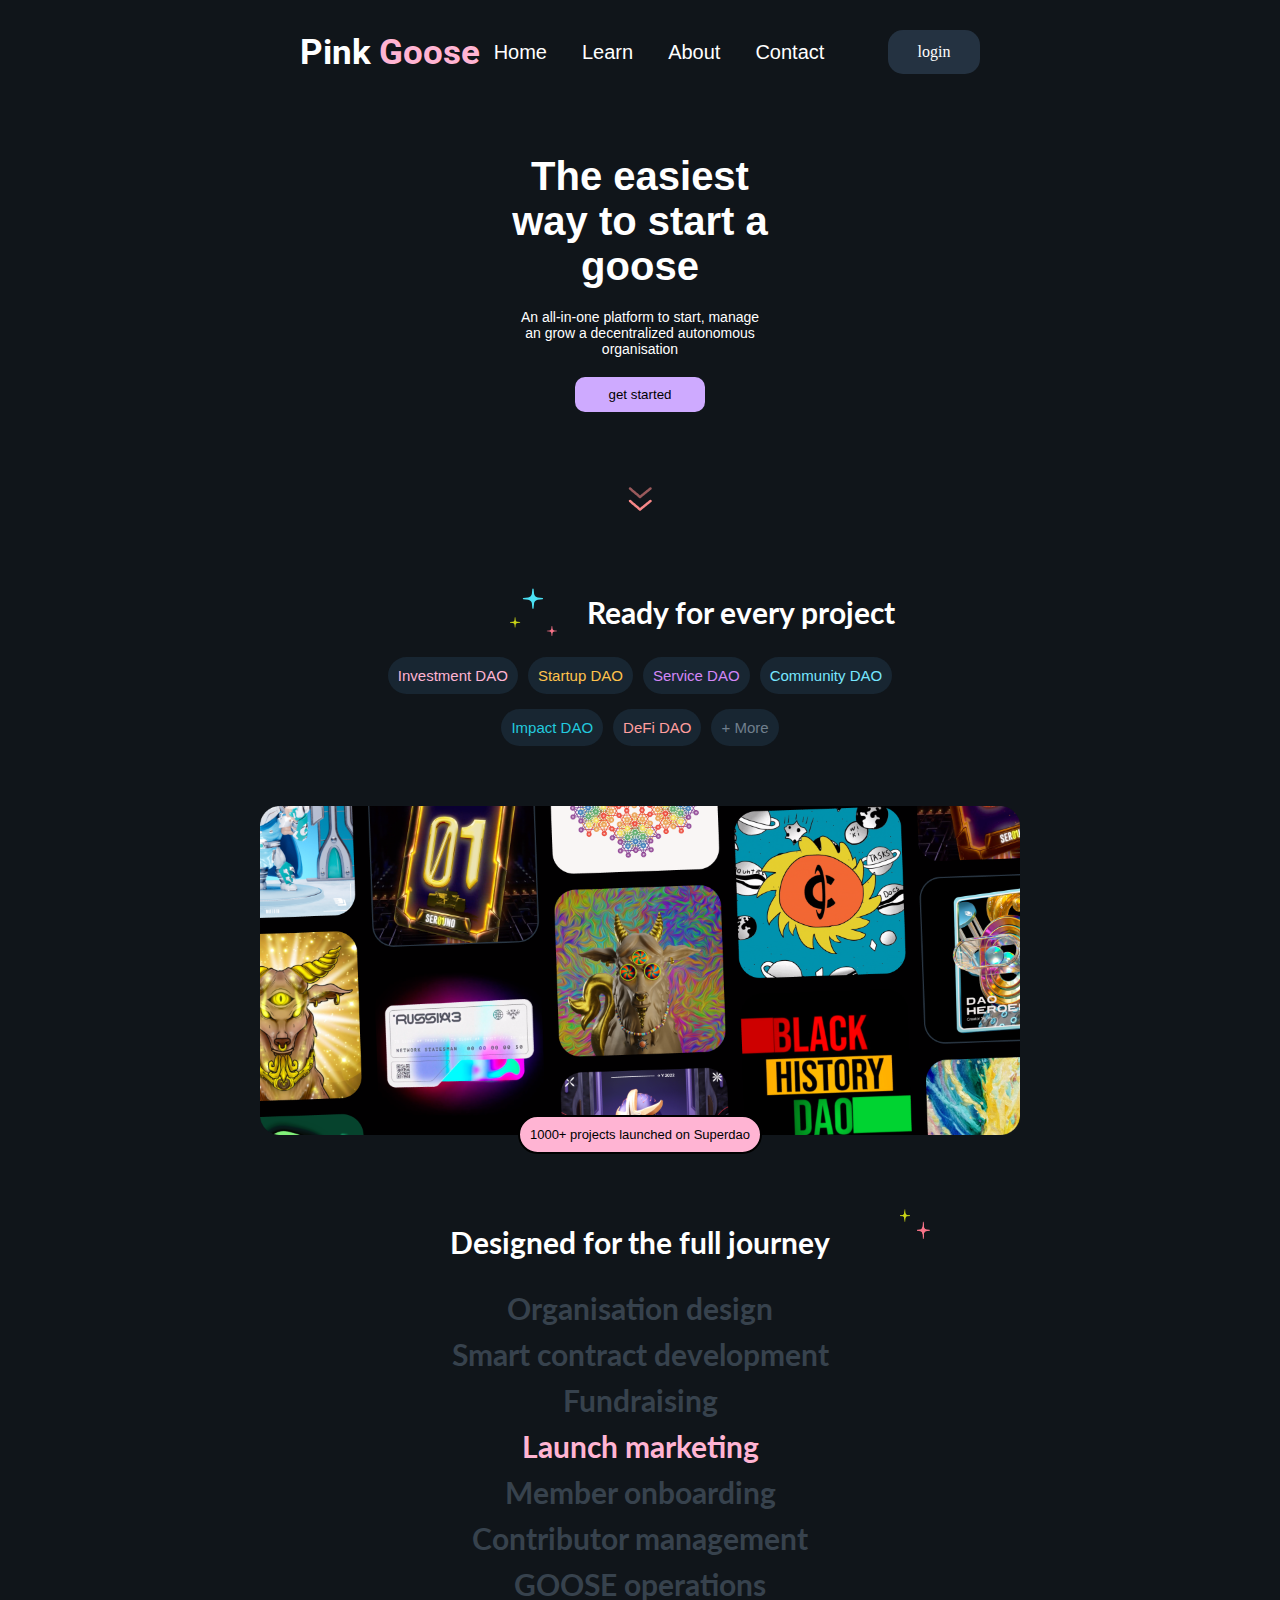
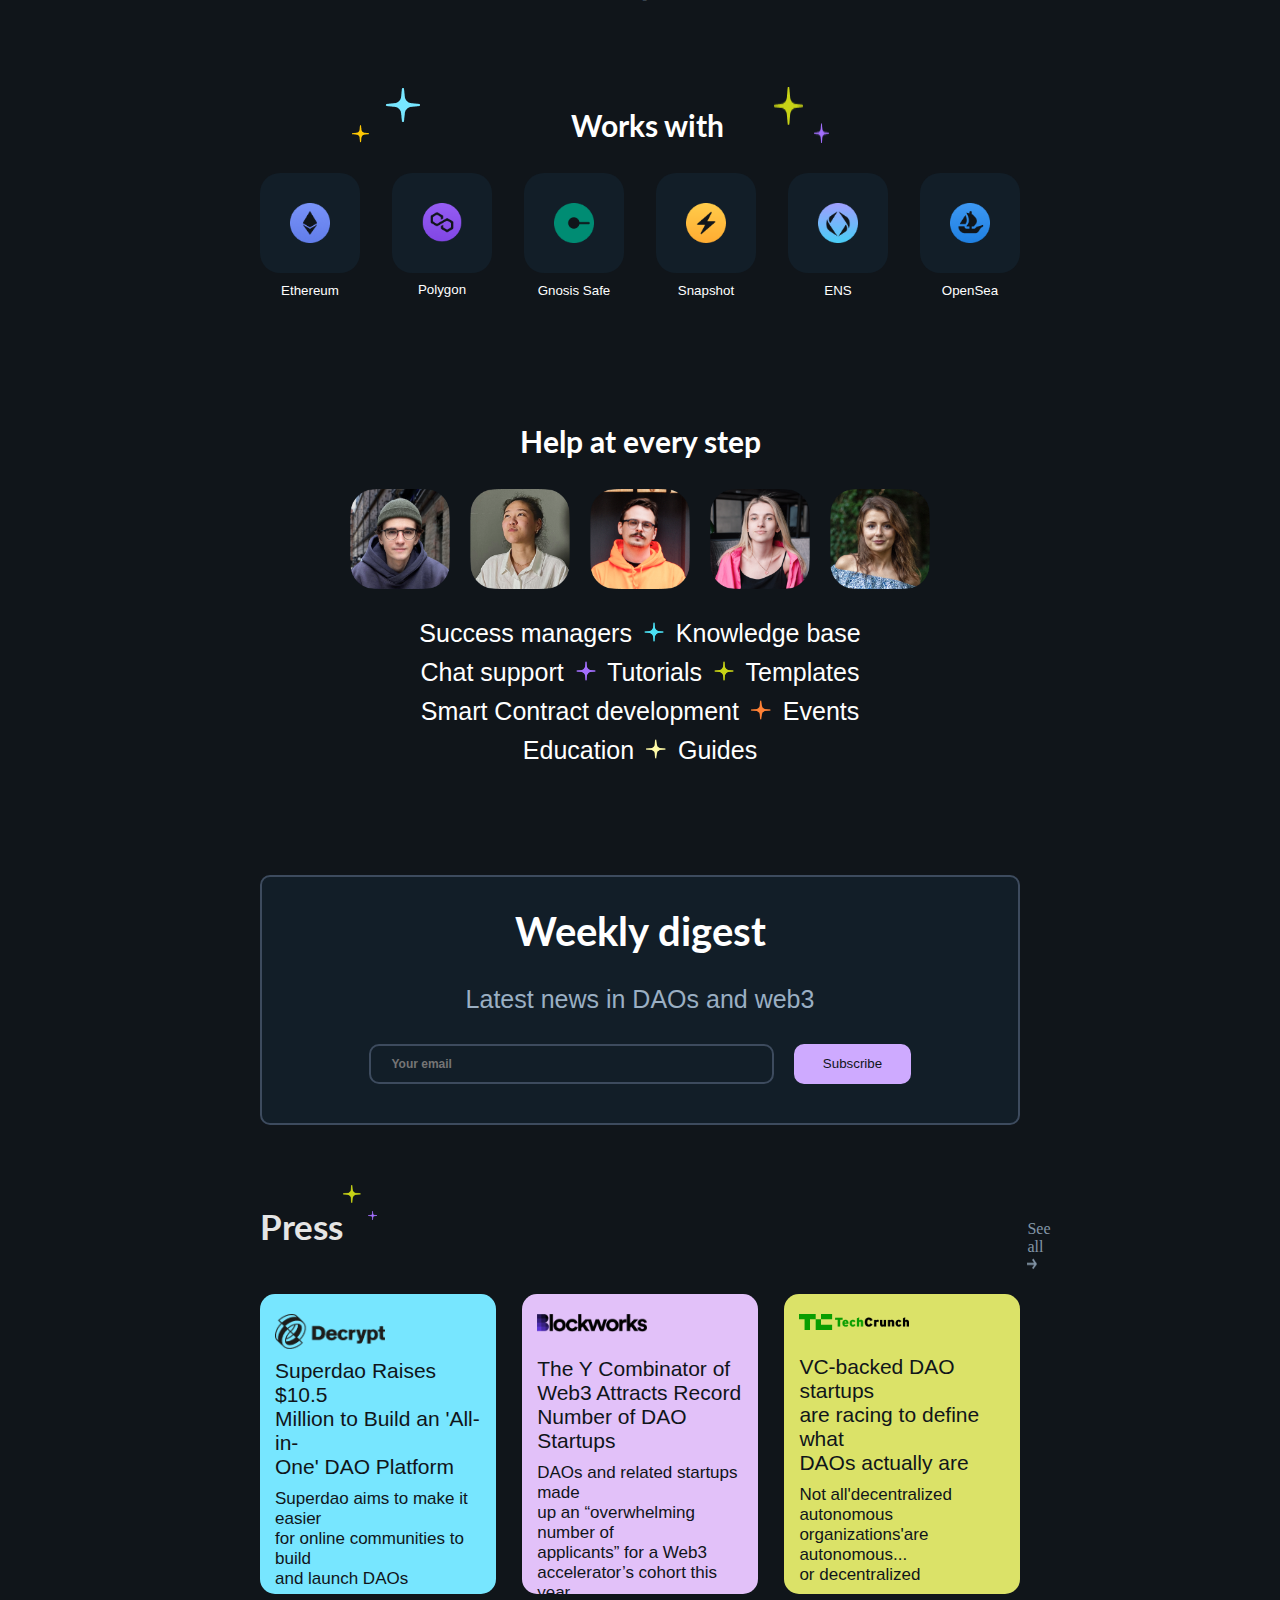
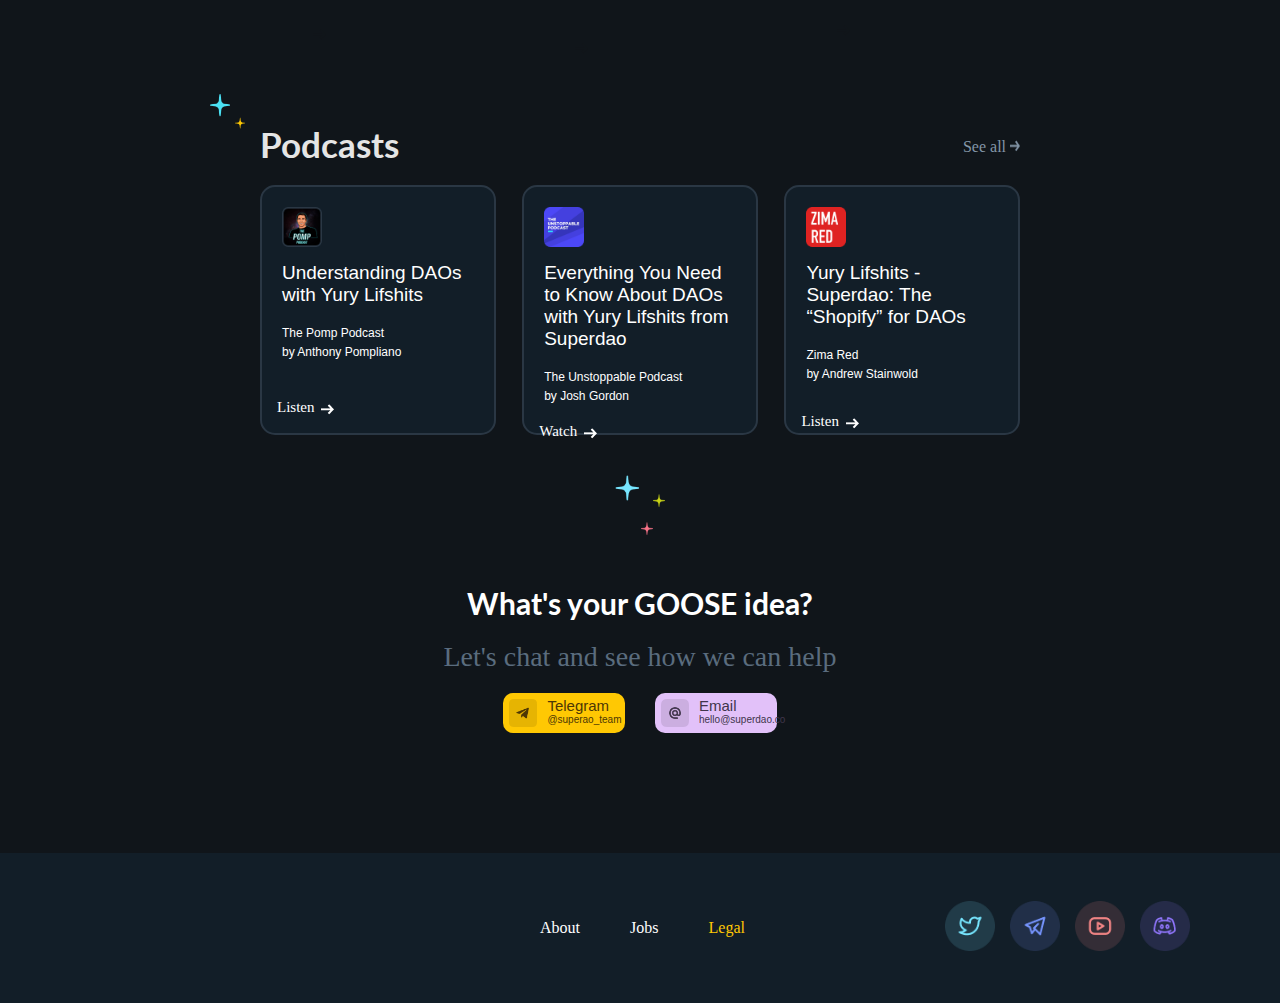
<file: index.html>
<!DOCTYPE html>
<html lang="en">

<head>
    <meta charset="UTF-8">
    <meta name="viewport" content="width=device-width, initial-scale=1.0">
    <title>Document</title>
    <link rel="preconnect" href="https://fonts.googleapis.com">
    <link rel="preconnect" href="https://fonts.gstatic.com" crossorigin>
    <link href="https://fonts.googleapis.com/css2?family=Roboto:wght@700&display=swap" rel="stylesheet">
    <link rel="preconnect" href="https://fonts.googleapis.com">
    <link rel="preconnect" href="https://fonts.gstatic.com" crossorigin>
    <link
        href="https://fonts.googleapis.com/css2?family=Lato:ital,wght@0,100;0,300;0,400;0,700;0,900;1,100;1,300;1,400;1,700;1,900&display=swap"
        rel="stylesheet">
    <link rel="stylesheet" href="css/main.css">
</head>

<body>

    <nav>
        <div class="header_content">
            <div class="pink_goose">
                <div class="pink">
                    <p>Pink</p>
                </div>
                <div class="goose">
                    <p>Goose</p>
                </div>
            </div> <!--sluit pink_goose-->
            <div class="home_balk">
                <a href="index.html">
                    <p>Home</p>
                </a>
                <a href="learn.html">
                    <p>Learn</p>
                </a>
                <a href="about.html">
                    <p>About</p>
                </a>
                <a href="contact.html">
                    <p>Contact</p>
                </a>
            </div> <!--sluit home_balk-->
            <div class="login">
                <p>login</p>
            </div> <!--sluit login-->
        </div> <!--sluit header content-->
    </nav> <!--sluit de header-->

    <div class="main">
        <div class="start">
            <h1>The easiest way to start a goose</h1>
            <div class="start_tekst">
                <p>An all-in-one platform to start, manage an grow a decentralized autonomous organisation</p>
            </div> <!--sluit start_tekst-->
            <button class="start_knop">get started</button>
        </div> <!--sluit start-->
        <img src="images/pijltje.png" class="pijltje1" alt="pijltje">
        <div class="ready">
            <div class="ready_kop">
                <img src="images/sterren1.svg" class="sterretjes1" alt="sterretjes">
                <div class="tekst_ready">
                    <h2>Ready for every project</h2>
                </div> <!--sluit tekst_ready-->
            </div> <!--sluit ready_kop-->
            <div class="ready_knoppen"> <!--staat 2 keer in zodat het onder elkaar staat-->
                <button class="investment button1">
                    <p>Investment DAO</p>
                </button>
                <button class="startup button1">
                    <p>Startup DAO</p>
                </button>
                <button class="service button1">
                    <p>Service DAO</p>
                </button>
                <button class="community button1">Community DAO</button>
            </div> <!--sluit ready_knoppen-->
            <div class="ready_knoppen">
                <button class="impact button1">Impact DAO</button>
                <button class="defi button1">DeFi DAO</button>
                <button class="more button1">+ More</button>
            </div> <!--sluit ready_knoppen-->
            <img src="images/plaatje_ready.png" class="ready_plaatje" alt="foto's projecten">
            <button class="ready_roze">1000+ projects launched on Superdao</button>
        </div> <!--sluit ready-->
        <div class="designed">
            <div class="designed_kop">
                <h2 class="designed_tekst">Designed for the full journey</h2>
                <img src="images/sterren2.png" class="sterretjes2" alt="sterretjes">
            </div> <!--sluit designed_kop-->
            <div class="designed_tekst_grijs">
                <h2 class="space_down">Organisation design</h2>
                <h2 class="space_down">Smart contract development</h2>
                <h2 class="space_down">Fundraising</h2>
            </div> <!--sluit designed_tekst_grijs-->
            <div class="designed_tekst_roze">
                <h2 class="space_down">Launch marketing</h2>
            </div> <!--sluit designed_tekst_roze-->
            <div class="designed_tekst_grijs">
                <h2 class="space_down">Member onboarding</h2>
                <h2 class="space_down">Contributor management</h2>
                <h2 class="space_down">GOOSE operations</h2>
            </div> <!--sluit designed_tekst_grijs-->
        </div> <!--sluit designed-->
        <div class="works_with">
            <div class="works_kop">
                <img src="images/sterren3.png" class="sterretjes3" alt="sterretjes">
                <h2>Works&nbsp;with</h2>
                <img src="images/sterren4.png" class="sterretjes4" alt="sterretjes">
            </div> <!--sluit works_kop-->
            <div class="works_knoppen">
                <button class="works_doosje">
                    <img src="images/Icon_ethereum.png" class="icons" alt="Ethereum">
                    <p class="icons_tekst">Ethereum</p>
                </button> <!--sluit works_doosje-->
                <button class="works_doosje">
                    <img src="images/Icon_polygon.png" class="icons" alt="Polygon">
                    <p class="icons_tekst">Polygon</p>
                </button> <!--sluit works_doosje-->
                <button class="works_doosje">
                    <img src="images/Icon_gnosis.png" class="icons" alt="Gnosis">
                    <p class="icons_tekst">Gnosis Safe</p>
                </button> <!--sluit works_doosje-->
                <button class="works_doosje">
                    <img src="images/Icon_snapshot.png" class="icons" alt="snapshot">
                    <p class="icons_tekst">Snapshot</p>
                </button> <!--sluit works_doosje-->
                <button class="works_doosje">
                    <img src="images/Icon_ens.png" class="icons" alt="ENS">
                    <p class="icons_tekst">ENS</p>
                </button> <!--sluit works_doosje-->
                <button class="works_doosje">
                    <img src="images/Icon_opensea.png" class="icons" alt="OpenSea">
                    <p class="icons_tekst">OpenSea</p>
                </button> <!--sluit works_doosje-->
            </div> <!--sluit works_knoppen-->
        </div> <!--sluit works_with-->
        <div class="helps">
            <div class="helps_kop">
                <h2>Help at every step</h2>
            </div> <!--sluit helps_kop-->
            <div class="helps_fotos">
                <img src="images/help_foto1.png" class="help_foto" alt="portret">
                <img src="images/help_foto2.png" class="help_foto" alt="portret">
                <img src="images/help_foto3.png" class="help_foto" alt="portret">
                <img src="images/help_foto4.png" class="help_foto" alt="portret">
                <img src="images/help_foto5.png" class="help_foto" alt="portret">
            </div> <!--sluit helps_fotos-->
            <div class="helps_tekst">
                <p>
                    Success managers
                    <img src="images/helps_ster1.png" class="help_ster" alt="sterretje">
                    Knowledge base
                </p>
            </div> <!--sluit helps_tekst-->
            <div class="helps_tekst">
                <p>
                    Chat support
                    <img src="images/helps_ster2.png" class="help_ster" alt="sterretje">
                    Tutorials
                    <img src="images/helps_ster3.png" class="help_ster" alt="sterretje">
                    Templates
                </p>
            </div> <!--sluit helps_tekst-->
            <div class="helps_tekst">
                <p>
                    Smart Contract development
                    <img src="images/helps_ster4.png" class="help_ster" alt="sterretje">
                    Events
                </p>
            </div> <!--sluit helps_tekst-->
            <div class="helps_tekst">
                <p>
                    Education
                    <img src="images/helps_ster5.png" class="help_ster" alt="sterretje">
                    Guides
                </p>
            </div> <!--sluit helps_tekst-->
        </div> <!--sluit helps-->
        <div class="weekly">
            <h2 class="weekly_tekst1"> Weekly digest </h2>
            <p class="weekly_tekst2"> Latest news in DAOs and web3 </p>
            <div class="weekly_email">
                <form action="#">
                    <input class="email" placeholder="Your email">
                </form>
                <button class="subscribe" type="submit">Subscribe</button>
            </div> <!--sluit weekly_email-->
        </div> <!--sluit weekly-->
        <div class="press_kop">
            <h2 class="press"> Press </h2>
            <img src="images/sterren5.png" class="sterretjes5" alt="sterretjes">
            <p class="see_all"> See all <img src="images/pijlte_seeall.png" class="pijltje_seeall"> </p>
        </div> <!--sluit press_kop-->
        <div class="press_doosjes">
            <div class="press_box licht_blauw">
                <img src="images/decrypt.png" class="decrypt" alt="Decrypt">
                <p class="press_tekst_groot"> Superdao Raises $10.5<br>Million to Build an 'All-in-<br>One' DAO Platform
                </p>
                <p class="press_tekst_klein"> Superdao aims to make it easier<br>for online communities to build<br>and
                    launch
                    DAOs </p>
                <div class="ruimte_tussen"></div>
                <a href="https://decrypt.co/" class="press_read">
                    <p>Read</p>
                    <img src="images/pijltje_read.png" class="pijltje_read" alt="pijltje">
                </a>
            </div> <!--sluit press_box-->
            <div class="press_box licht_paars">
                <img src="images/blockworks.png" class="blockworks" alt="Blockworks">
                <p class="press_tekst_groot"> The Y Combinator of<br>Web3 Attracts Record<br>Number of DAO Startups </p>
                <p class="press_tekst_klein"> DAOs and related startups made<br>up an “overwhelming number
                    of<br>applicants”
                    for a Web3<br>accelerator’s cohort this year </p>
                <a href="https://blockworks.co/">
                    <div class="press_read">
                        <p>Read</p>
                        <img src="images/pijltje_read.png" class="pijltje_read" alt="pijltje">
                    </div>
                </a>
            </div> <!--sluit press_box-->
            <div class="press_box donker_geel">
                <img src="images/techcrunch.png" class="techcrunch" alt="TechCrunch">
                <p class="press_tekst_groot"> VC-backed DAO startups<br>are racing to define what<br>DAOs actually are
                </p>
                <p class="press_tekst_klein"> Not all'decentralized autonomous<br>organizations'are autonomous...<br>or
                    decentralized </p>
                <div class="ruimte_tussen"></div>
                <a href="https://techcrunch.com/">
                    <div class="press_read">
                        <p>Read</p>
                        <img src="images/pijltje_read.png" class="pijltje_read" alt="pijltje">
                    </div>
                </a>
            </div> <!--sluit press_box-->
        </div> <!--sluit press_doosjes-->
        <img src="images/sterren6.png" class="sterretjes6" alt="sterretjes">
        <div class="podcasts_kop">
            <h2 class="podcasts"> Podcasts </h2>
            <p class="see_all"> See all <img src="images/pijlte_seeall.png" class="pijltje_seeall"> </p>
        </div> <!--sluit podcasts_kop-->
        <div class="podcasts_doosjes">
            <div class="podcasts_box">
                <img src="images/podcasts_portret.png" class="podcast_image" alt="portret">
                <p class="podcasts_tekst_groot"> Understanding DAOs with Yury Lifshits </p>
                <p class="podcasts_tekst_klein"> The Pomp Podcast </p>
                <p class="podcasts_tekst_klein"> by Anthony Pompliano </p>
                <div class="ruimte_tussen"></div>
                <div class="podcasts_more">
                    <p> Listen </p>
                    <img src="images/podcasts_pijltje.png" class="pijltje_podcasts" alt="pijltje">
                </div>
            </div> <!--sluit podcasts_box-->
            <div class="podcasts_box">
                <img src="images/podcasts_blauw.png" class="podcast_image" alt="portret">
                <p class="podcasts_tekst_groot"> Everything You Need to Know About DAOs with Yury Lifshits from Superdao
                </p>
                <p class="podcasts_tekst_klein"> The Unstoppable Podcast </p>
                <p class="podcasts_tekst_klein"> by Josh Gordon </p>
                <div class="podcasts_more">
                    <p> Watch </p>
                    <img src="images/podcasts_pijltje.png" class="pijltje_podcasts" alt="pijltje">
                </div>
            </div> <!--sluit podcasts_box-->
            <div class="podcasts_box">
                <img src="images/podcasts_rood.png" class="podcast_image" alt="portret">
                <p class="podcasts_tekst_groot"> Yury Lifshits - Superdao: The “Shopify” for DAOs </p>
                <p class="podcasts_tekst_klein"> Zima Red </p>
                <p class="podcasts_tekst_klein"> by Andrew Stainwold </p>
                <div class="ruimte_tussen"></div>
                <div class="podcasts_more">
                    <p> Listen </p>
                    <img src="images/podcasts_pijltje.png" class="pijltje_podcasts" alt="pijltje">
                </div>
            </div> <!--sluit podcasts_box-->
        </div> <!--sluit podcasts_doosjes-->
        <img src="images/sterren7.png" class="sterretjes7" alt="sterretjes">
        <div class="idea">
            <h2 class="idea_head">What's your GOOSE idea?</h2>
            <p class="idea_body">Let's chat and see how we can help</p>
            <div class="idea_naast">
                <button class="idea_box_geel">
                    <img src="images/telegram_knop.png" class="idea_knop" alt="plaatje telegram">
                    <div class="idea_onder">
                        <p class="idea_tekst_telegram">Telegram</p>
                        <p class="idea_tekst_team">@superao_team</p>
                    </div> <!--sluit idea_onder-->
                </button> <!--sluit idea_box_geel-->
                <button class="idea_box_roze">
                    <img src="images/email_knop.png" class="idea_knop" alt="plaatje email">
                    <div class="idea_onder">
                        <p class="idea_tekst_email">Email</p>
                        <p class="idea_tekst_hello">hello@superdao.co</p>
                    </div> <!--sluit idea_onder-->
                </button> <!--sluit idea_box_roze-->
            </div> <!--sluit idea_naast-->
        </div> <!--sluit idea-->
    </div> <!--sluit main-->
    <footer>
        <div class="footer_words">
            <p class="footer_wit"> About </p>
            <p class="footer_wit"> Jobs </p>
            <p class="footer_geel"> Legal </p>
        </div> <!--sluit footer_words-->
        <div class="footer_icons">
            <button>
                <a href="https://x.com/">
                    <img src="images/footer_twitter.png" class="footer_icoontje" alt="twitter">
                </a>
            </button>
            <button>
                <a href="https://web.telegram.org/">
                    <img src="images/footer_vliegtuig.png" class="footer_icoontje" alt="">
                </a>
            </button>
            <button>
                <a href="https://www.youtube.com/">
                    <img src="images/footer_youtube.png" class="footer_icoontje" alt="youtube">
                </a>
            </button>
            <button>
                <a href="https://discord.com/">
                    <img src="images/footer_discord.png" class="footer_icoontje" alt="discord">
                </a>
            </button>
        </div> <!--sluit footer_icons-->
    </footer> <!--sluit de footer-->
</body> <!--sluit de body-->

</html>
</file>
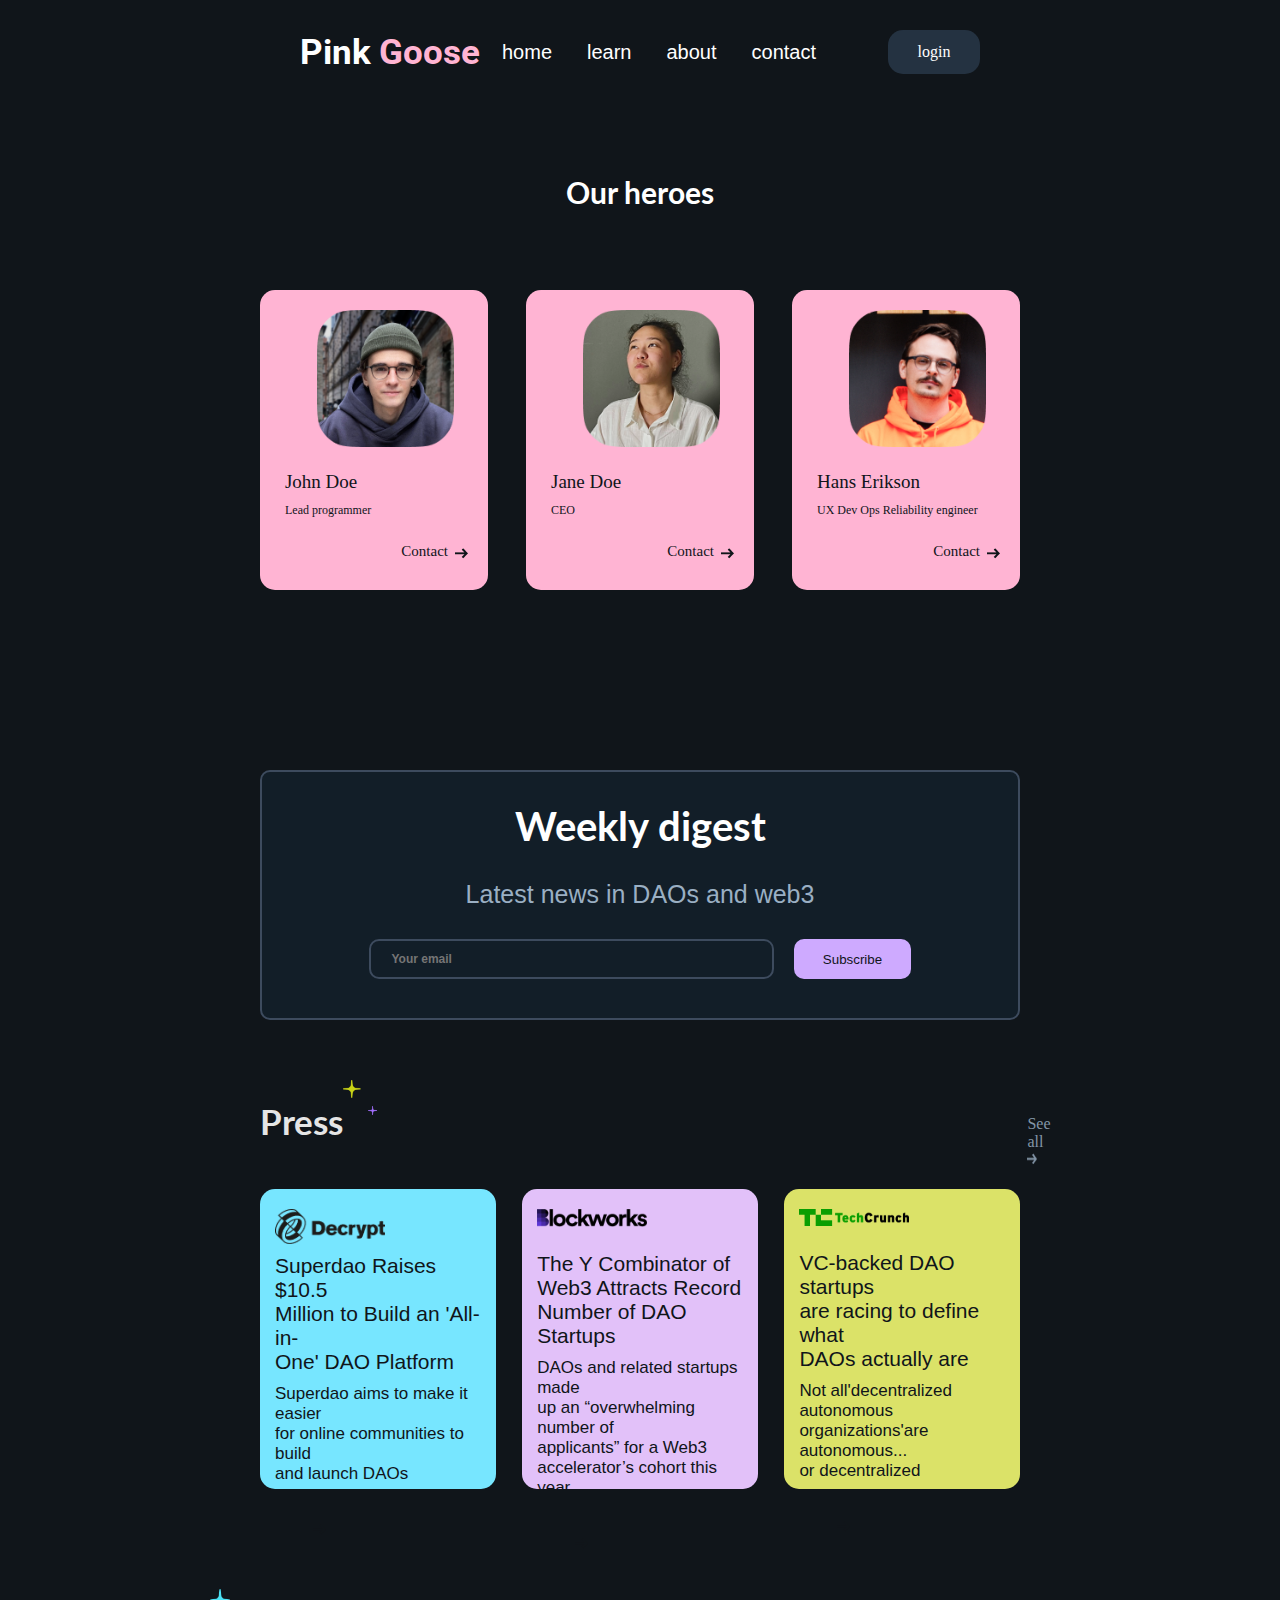
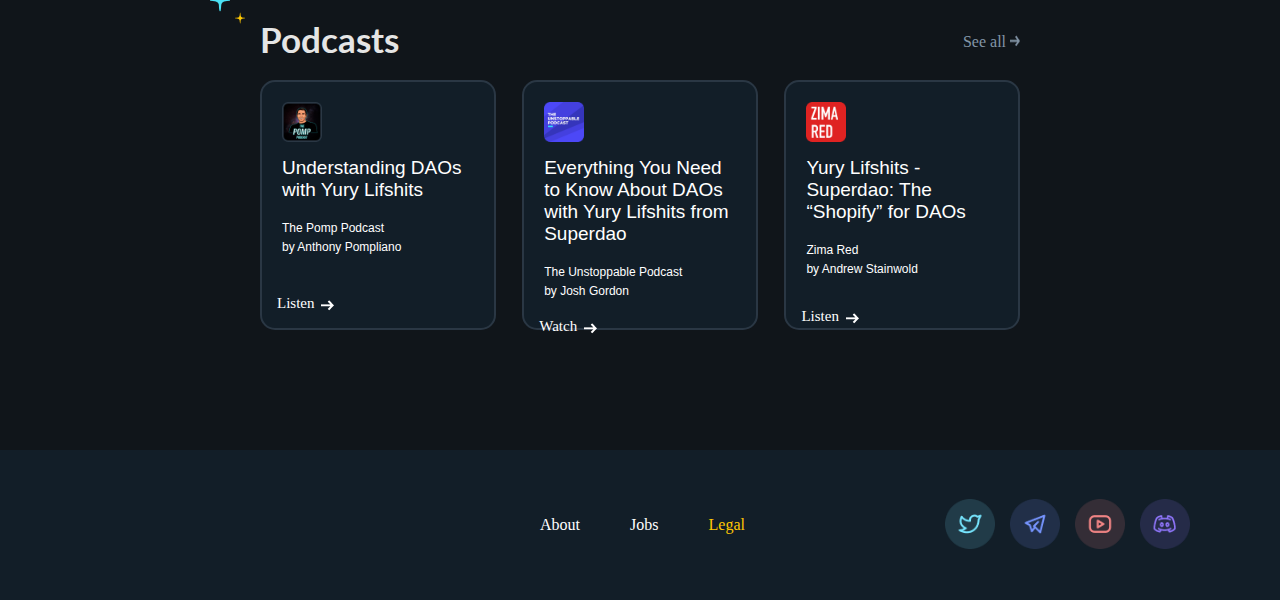
<file: about.html>
<!DOCTYPE html>
<html lang="en">

<head>
    <meta charset="UTF-8">
    <meta name="viewport" content="width=device-width, initial-scale=1.0">
    <title>Document</title>
    <link rel="preconnect" href="https://fonts.googleapis.com">
    <link rel="preconnect" href="https://fonts.gstatic.com" crossorigin>
    <link href="https://fonts.googleapis.com/css2?family=Roboto:wght@700&display=swap" rel="stylesheet">
    <link rel="preconnect" href="https://fonts.googleapis.com">
    <link rel="preconnect" href="https://fonts.gstatic.com" crossorigin>
    <link
        href="https://fonts.googleapis.com/css2?family=Lato:ital,wght@0,100;0,300;0,400;0,700;0,900;1,100;1,300;1,400;1,700;1,900&display=swap"
        rel="stylesheet">
    <link rel="stylesheet" href="css/main.css">
</head>

<body>

    <nav>
        <div class="header">
            <div class="header_content">
                <div class="pink_goose">
                    <div class="pink">
                        <p>Pink</p>
                    </div> <!--sluit pink-->
                    <div class="goose">
                        <p>Goose</p>
                    </div> <!--sluit goose-->
                </div> <!--sluit pink_goose-->
                <div class="home_balk">
                    <a href="index.html">
                        <p>home</p>
                    </a>
                    <a href="learn.html">
                        <p>learn</p>
                    </a>
                    <a href="about.html">
                        <p>about</p>
                    </a>
                    <a href="contact.html">
                        <p>contact</p>
                    </a>
                </div> <!--sluit home_balk-->
                <div class="login">
                    <p>login</p>
                </div> <!--sluit login-->
            </div> <!--sluit header_content-->
        </div> <!--sluit header-->
    </nav>

    <div class="main">
        <div class="heroes_kop">
            <h2> Our heroes </h2>
        </div> <!--sluit heroes_kop-->
        <div class="heroes_doosjes">
            <div class="heroes_roze_doosjes">
                <img src="images/heroes_john.png" class="heroes_pictures" alt="Jhon Doe">
                <p class="heroes_tekst_groot"> John Doe </p>
                <p class="heroes_tekst_klein"> Lead programmer </p>
                <div class="heroes_contact">
                    <p> Contact </p>
                    <img src="images/heroes_pijltje.png" class="heroes_pijltje" alt="pijltje">
                </div> <!--sluit heroes_contact-->
            </div> <!--sluit heroes_roze_doosjes-->
            <div class="heroes_roze_doosjes">
                <img src="images/heroes_jane.png" class="heroes_pictures" alt="Jane Doe">
                <p class="heroes_tekst_groot"> Jane Doe </p>
                <p class="heroes_tekst_klein"> CEO </p>
                <div class="heroes_contact">
                    <p> Contact </p>
                    <img src="images/heroes_pijltje.png" class="heroes_pijltje" alt="pijltje">
                </div> <!--sluit heroes_contact-->
            </div> <!--sluit heroes_roze_doosjes-->
            <div class="heroes_roze_doosjes">
                <img src="images/heroes_hans.png" class="heroes_pictures" alt="Hans Erikson">
                <p class="heroes_tekst_groot"> Hans Erikson </p>
                <p class="heroes_tekst_klein"> UX Dev Ops Reliability engineer </p>
                <div class="heroes_contact">
                    <p> Contact </p>
                    <img src="images/heroes_pijltje.png" class="heroes_pijltje" alt="pijltje">
                </div> <!--sluit heroes_contact-->
            </div> <!--sluit heroes_roze_doosjes-->
        </div> <!--sluit heroes_doosjes-->
        <div class="ruimte_tussen_about"></div><!--ruimte_tussen_about-->
        <div class="weekly">
            <h2 class="weekly_tekst1"> Weekly digest </h2>
            <p class="weekly_tekst2"> Latest news in DAOs and web3 </p>
            <div class="weekly_email">
                <form action="#">
                    <input class="email" placeholder="Your email">
                </form>
                <button class="subscribe" type="submit">Subscribe</button>
            </div> <!--sluit weekly_email-->
        </div> <!--sluit weekly-->
        <div class="press_kop">
            <h2 class="press"> Press </h2>
            <img src="images/sterren5.png" class="sterretjes5" alt="sterretjes">
            <p class="see_all"> See all <img src="images/pijlte_seeall.png" class="pijltje_seeall"> </p>
        </div> <!--sluit press_kop-->
        <div class="press_doosjes">
            <div class="press_box licht_blauw">
                <img src="images/decrypt.png" class="decrypt" alt="Decrypt">
                <p class="press_tekst_groot"> Superdao Raises $10.5<br>Million to Build an 'All-in-<br>One' DAO Platform
                </p>
                <p class="press_tekst_klein"> Superdao aims to make it easier<br>for online communities to build<br>and
                    launch
                    DAOs </p>
                <div class="ruimte_tussen"></div>
                <a href="https://decrypt.co/" class="press_read">
                    <p>Read</p>
                    <img src="images/pijltje_read.png" class="pijltje_read" alt="pijltje">
                </a>
            </div> <!--sluit press_box-->
            <div class="press_box licht_paars">
                <img src="images/blockworks.png" class="blockworks" alt="Blockworks">
                <p class="press_tekst_groot"> The Y Combinator of<br>Web3 Attracts Record<br>Number of DAO Startups </p>
                <p class="press_tekst_klein"> DAOs and related startups made<br>up an “overwhelming number
                    of<br>applicants”
                    for a Web3<br>accelerator’s cohort this year </p>
                <a href="https://blockworks.co/">
                    <div class="press_read">
                        <p>Read</p>
                        <img src="images/pijltje_read.png" class="pijltje_read" alt="pijltje">
                    </div>
                </a>
            </div> <!--sluit press_box-->
            <div class="press_box donker_geel">
                <img src="images/techcrunch.png" class="techcrunch" alt="TechCrunch">
                <p class="press_tekst_groot"> VC-backed DAO startups<br>are racing to define what<br>DAOs actually are
                </p>
                <p class="press_tekst_klein"> Not all'decentralized autonomous<br>organizations'are autonomous...<br>or
                    decentralized </p>
                <div class="ruimte_tussen"></div>
                <a href="https://techcrunch.com/">
                    <div class="press_read">
                        <p>Read</p>
                        <img src="images/pijltje_read.png" class="pijltje_read" alt="pijltje">
                    </div>
                </a>
            </div> <!--sluit press_box-->
        </div> <!--sluit press_doosjes-->
        <img src="images/sterren6.png" class="sterretjes6" alt="sterretjes">
        <div class="podcasts_kop">
            <h2 class="podcasts"> Podcasts </h2>
            <p class="see_all"> See all <img src="images/pijlte_seeall.png" class="pijltje_seeall"> </p>
        </div> <!--sluit podcasts_kop-->
        <div class="podcasts_doosjes">
            <div class="podcasts_box">
                <img src="images/podcasts_portret.png" class="podcast_image" alt="portret">
                <p class="podcasts_tekst_groot"> Understanding DAOs with Yury Lifshits </p>
                <p class="podcasts_tekst_klein"> The Pomp Podcast </p>
                <p class="podcasts_tekst_klein"> by Anthony Pompliano </p>
                <div class="ruimte_tussen"></div>
                <div class="podcasts_more">
                    <p> Listen </p>
                    <img src="images/podcasts_pijltje.png" class="pijltje_podcasts" alt="pijltje">
                </div>
            </div> <!--sluit podcasts_box-->
            <div class="podcasts_box">
                <img src="images/podcasts_blauw.png" class="podcast_image" alt="portret">
                <p class="podcasts_tekst_groot"> Everything You Need to Know About DAOs with Yury Lifshits from Superdao
                </p>
                <p class="podcasts_tekst_klein"> The Unstoppable Podcast </p>
                <p class="podcasts_tekst_klein"> by Josh Gordon </p>
                <div class="podcasts_more">
                    <p> Watch </p>
                    <img src="images/podcasts_pijltje.png" class="pijltje_podcasts" alt="pijltje">
                </div>
            </div> <!--sluit podcasts_box-->
            <div class="podcasts_box">
                <img src="images/podcasts_rood.png" class="podcast_image" alt="portret">
                <p class="podcasts_tekst_groot"> Yury Lifshits - Superdao: The “Shopify” for DAOs </p>
                <p class="podcasts_tekst_klein"> Zima Red </p>
                <p class="podcasts_tekst_klein"> by Andrew Stainwold </p>
                <div class="ruimte_tussen"></div>
                <div class="podcasts_more">
                    <p> Listen </p>
                    <img src="images/podcasts_pijltje.png" class="pijltje_podcasts" alt="pijltje">
                </div>
            </div> <!--sluit podcasts_box-->
        </div> <!--sluit podcasts_doosjes-->
    </div> <!--sluit main-->
    <footer>
        <div class="footer_words">
            <p class="footer_wit"> About </p>
            <p class="footer_wit"> Jobs </p>
            <p class="footer_geel"> Legal </p>
        </div> <!--sluit footer_words-->
        <div class="footer_icons">
            <button>
                <a href="https://x.com/">
                    <img src="images/footer_twitter.png" class="footer_icoontje" alt="twitter">
                </a>
            </button>
            <button>
                <a href="https://web.telegram.org/">
                    <img src="images/footer_vliegtuig.png" class="footer_icoontje" alt="">
                </a>
            </button>
            <button>
                <a href="https://www.youtube.com/">
                    <img src="images/footer_youtube.png" class="footer_icoontje" alt="youtube">
                </a>
            </button>
            <button>
                <a href="https://discord.com/">
                    <img src="images/footer_discord.png" class="footer_icoontje" alt="discord">
                </a>
            </button>
        </div> <!--sluit footer_icons-->
    </footer> <!--sluit de footer-->
</body> <!--sluit de body-->

</html>
</file>
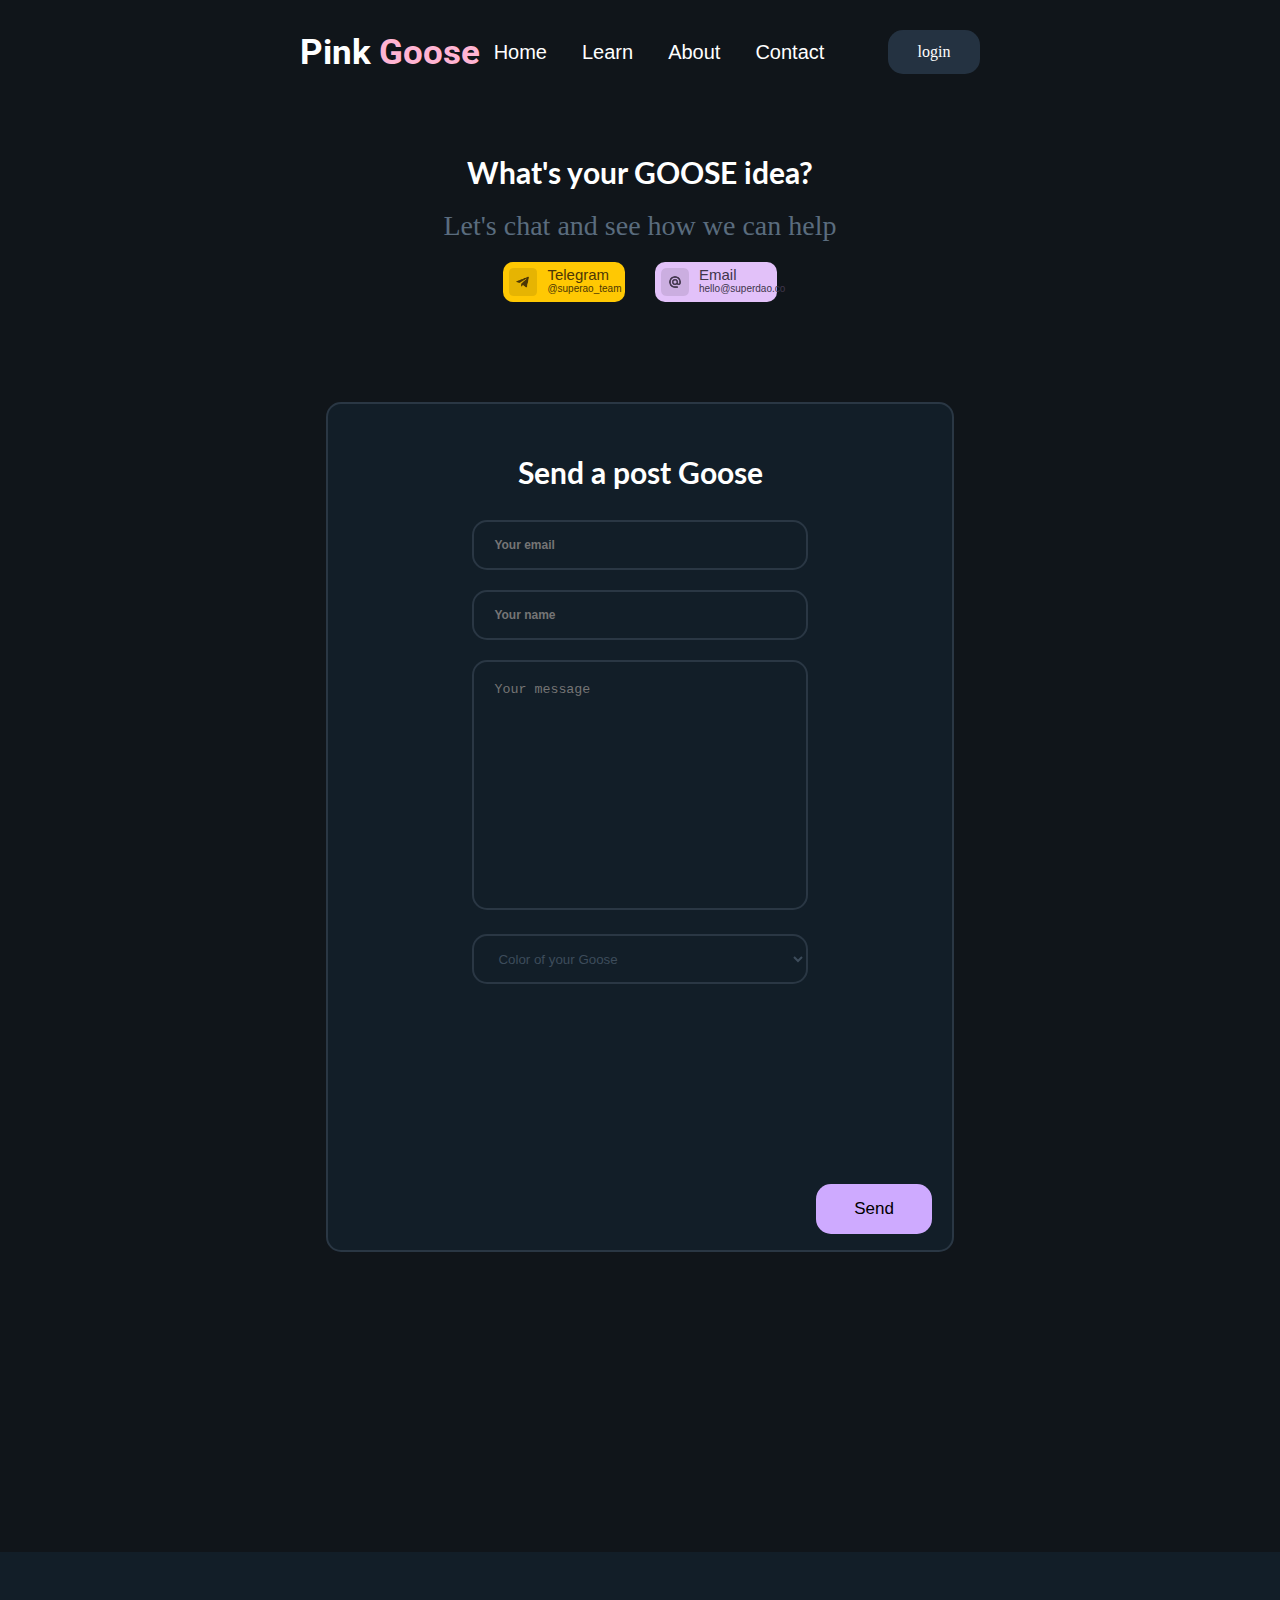
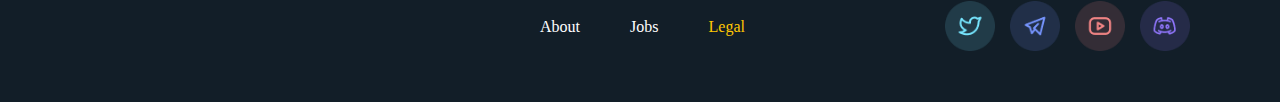
<file: contact.html>
<!DOCTYPE html>
<html lang="en">

<head>
    <meta charset="UTF-8">
    <meta name="viewport" content="width=device-width, initial-scale=1.0">
    <title>Document</title>
    <link rel="preconnect" href="https://fonts.googleapis.com">
    <link rel="preconnect" href="https://fonts.gstatic.com" crossorigin>
    <link href="https://fonts.googleapis.com/css2?family=Roboto:wght@700&display=swap" rel="stylesheet">
    <link rel="preconnect" href="https://fonts.googleapis.com">
    <link rel="preconnect" href="https://fonts.gstatic.com" crossorigin>
    <link
        href="https://fonts.googleapis.com/css2?family=Lato:ital,wght@0,100;0,300;0,400;0,700;0,900;1,100;1,300;1,400;1,700;1,900&display=swap"
        rel="stylesheet">
    <link rel="stylesheet" href="css/main.css">
</head>

<body>

    <nav>
        <div class="header_content">
            <div class="pink_goose">
                <div class="pink">
                    <p>Pink</p>
                </div> <!--sluit pink-->
                <div class="goose">
                    <p>Goose</p>
                </div> <!--sluit goose-->
            </div> <!--sluit pink_goose-->
            <div class="home_balk">
                <a href="index.html">
                    <p>Home</p>
                </a>
                <a href="learn.html">
                    <p>Learn</p>
                </a>
                <a href="about.html">
                    <p>About</p>
                </a>
                <a href="contact.html">
                    <p>Contact</p>
                </a>
            </div> <!--sluit home_balk-->
            <div class="login">
                <p>login</p>
            </div> <!--sluit login-->
        </div> <!--sluit header content-->
    </nav> <!--sluit de header-->

    <div class="main">
        <div class="idea">
            <h2 class="idea_head">What's your GOOSE idea?</h2>
            <p class="idea_body">Let's chat and see how we can help</p>
            <div class="idea_naast">
                <button class="idea_box_geel">
                    <img src="images/telegram_knop.png" class="idea_knop" alt="plaatje telegram">
                    <div class="idea_onder">
                        <p class="idea_tekst_telegram">Telegram</p>
                        <p class="idea_tekst_team">@superao_team</p>
                    </div> <!--sluit idea_onder-->
                </button> <!--sluit idea_box_geel-->
                <button class="idea_box_roze">
                    <img src="images/email_knop.png" class="idea_knop" alt="plaatje email">
                    <div class="idea_onder">
                        <p class="idea_tekst_email">Email</p>
                        <p class="idea_tekst_hello">hello@superdao.co</p>
                    </div> <!--sluit idea_onder-->
                </button> <!--sluit idea_box_roze-->
            </div> <!--sluit idea_naast-->
        </div> <!--sluit idea-->
        <div class="ruimte_tussen_contact"></div>
        <div class="post_box">
            <div class="send_kop">
                <h2> Send a post Goose </h2>
            </div> <!--sluit send_kop-->
            <div class="invul_center">
                <form action="#">
                    <input class="send_email send_border" placeholder="Your email">
                    <input class="send_name send_border" placeholder="Your name">
                    <textarea class="send_message send_border" placeholder="Your message"></textarea>
                    <select class="send_color send_border" selected>
                        <option class="color_option" selected> Color of your Goose </option>
                        <option class="color_option"> Red </option>
                        <option class="color_option"> White </option>
                        <option class="color_option"> Blue </option>
                        <option class="color_option"> Black </option>
                    </select>
                    <div class="send_send_box">
                        <button class="send_send" type="submit" value="send">
                            <p> Send </p>
                        </button> <!--sluit send_send-->
                    </div> <!--sluit send_send_box-->
                </form> <!--form voor invul kleur van je Goose-->
            </div> <!--sluit invul_center-->
        </div> <!--sluit post_box-->
    </div> <!--sluit main-->
    <footer>
        <div class="footer_words">
            <p class="footer_wit"> About </p>
            <p class="footer_wit"> Jobs </p>
            <p class="footer_geel"> Legal </p>
        </div> <!--sluit footer_words-->
        <div class="footer_icons">
            <button>
                <a href="https://x.com/">
                    <img src="images/footer_twitter.png" class="footer_icoontje" alt="twitter">
                </a>
            </button>
            <button>
                <a href="https://web.telegram.org/">
                    <img src="images/footer_vliegtuig.png" class="footer_icoontje" alt="">
                </a>
            </button>
            <button>
                <a href="https://www.youtube.com/">
                    <img src="images/footer_youtube.png" class="footer_icoontje" alt="youtube">
                </a>
            </button>
            <button>
                <a href="https://discord.com/">
                    <img src="images/footer_discord.png" class="footer_icoontje" alt="discord">
                </a>
            </button>
        </div> <!--sluit footer_icons-->
    </footer> <!--sluit de footer-->
</body> <!--sluit de body-->

</html>
</file>
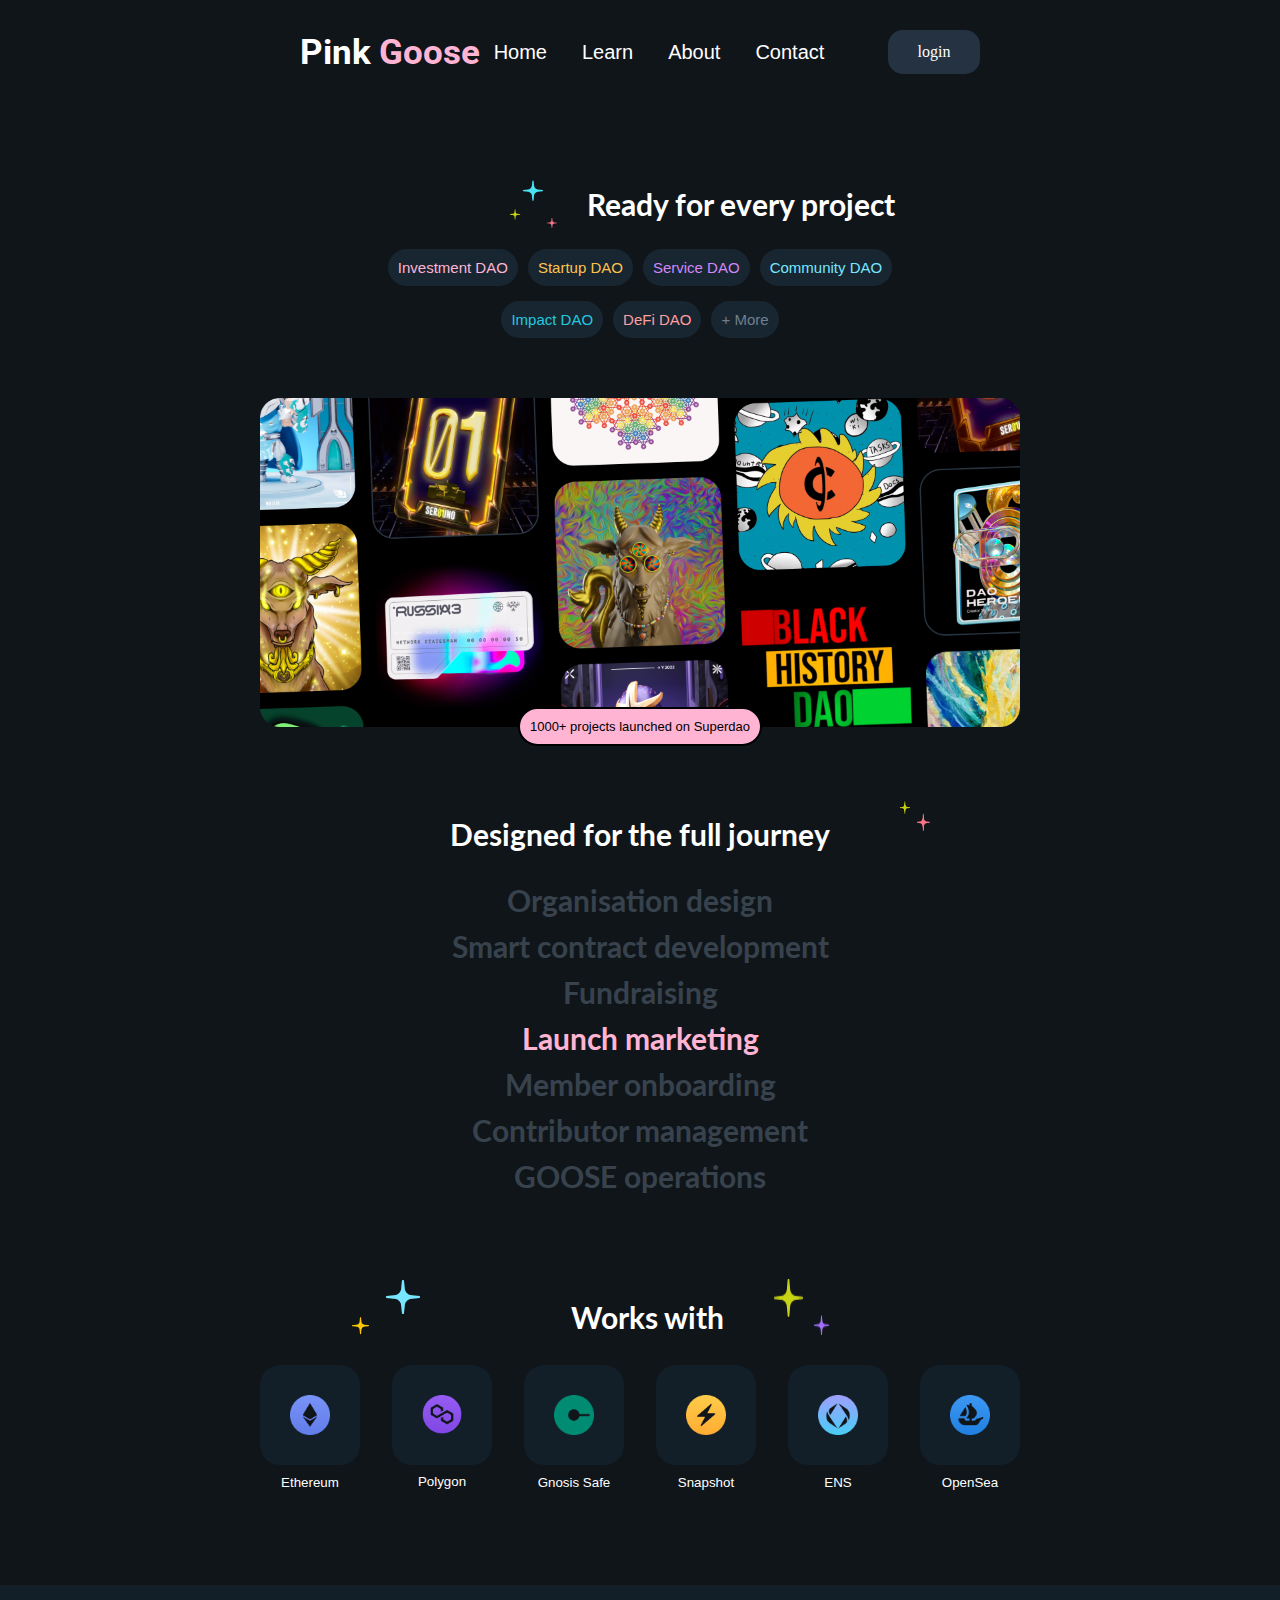
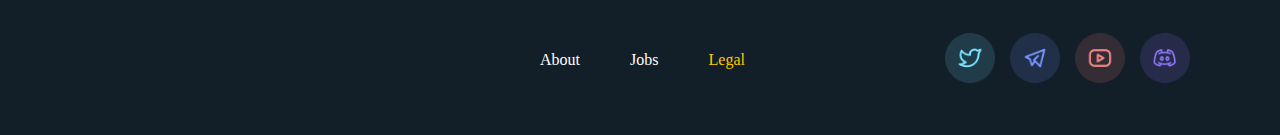
<file: learn.html>
<!DOCTYPE html>
<html lang="en">

<head>
    <meta charset="UTF-8">
    <meta name="viewport" content="width=device-width, initial-scale=1.0">
    <title>Document</title>
    <link rel="preconnect" href="https://fonts.googleapis.com">
    <link rel="preconnect" href="https://fonts.gstatic.com" crossorigin>
    <link href="https://fonts.googleapis.com/css2?family=Roboto:wght@700&display=swap" rel="stylesheet">
    <link rel="preconnect" href="https://fonts.googleapis.com">
    <link rel="preconnect" href="https://fonts.gstatic.com" crossorigin>
    <link
        href="https://fonts.googleapis.com/css2?family=Lato:ital,wght@0,100;0,300;0,400;0,700;0,900;1,100;1,300;1,400;1,700;1,900&display=swap"
        rel="stylesheet">
    <link rel="stylesheet" href="css/main.css">
</head>

<body>

    <nav>
        <div class="header_content">
            <div class="pink_goose">
                <div class="pink">
                    <p>Pink</p>
                </div>
                <div class="goose">
                    <p>Goose</p>
                </div>
            </div> <!--sluit pink_goose-->
            <div class="home_balk">
                <a href="index.html">
                    <p>Home</p>
                </a>
                <a href="learn.html">
                    <p>Learn</p>
                </a>
                <a href="about.html">
                    <p>About</p>
                </a>
                <a href="contact.html">
                    <p>Contact</p>
                </a>
            </div> <!--sluit home_balk-->
            <div class="login">
                <p>login</p>
            </div> <!--sluit login-->
        </div> <!--sluit header content-->
    </nav>

    <div class="main">
        <div class="ready">
            <div class="ready_kop">
                <img src="images/sterren1.svg" class="sterretjes1" alt="sterretjes">
                <div class="tekst_ready">
                    <h2>Ready for every project</h2>
                </div> <!--sluit tekst_ready-->
            </div> <!--sluit ready_kop-->
            <div class="ready_knoppen"> <!--staat 2 keer in zodat het onder elkaar staat-->
                <button class="investment button1">
                    <p>Investment DAO</p>
                </button>
                <button class="startup button1">
                    <p>Startup DAO</p>
                </button>
                <button class="service button1">
                    <p>Service DAO</p>
                </button>
                <button class="community button1">Community DAO</button>
            </div> <!--sluit ready_knoppen-->
            <div class="ready_knoppen">
                <button class="impact button1">Impact DAO</button>
                <button class="defi button1">DeFi DAO</button>
                <button class="more button1">+ More</button>
            </div> <!--sluit ready_knoppen-->
            <img src="images/plaatje_ready.png" class="ready_plaatje" alt="foto's projecten">
            <button class="ready_roze">1000+ projects launched on Superdao</button>
        </div> <!--sluit ready-->
        <div class="designed">
            <div class="designed_kop">
                <h2 class="designed_tekst">Designed for the full journey</h2>
                <img src="images/sterren2.png" class="sterretjes2" alt="sterretjes">
            </div> <!--sluit designed_kop-->
            <div class="designed_tekst_grijs">
                <h2 class="space_down">Organisation design</h2>
                <h2 class="space_down">Smart contract development</h2>
                <h2 class="space_down">Fundraising</h2>
            </div> <!--sluit designed_tekst_grijs-->
            <div class="designed_tekst_roze">
                <h2 class="space_down">Launch marketing</h2>
            </div> <!--sluit designed_tekst_roze-->
            <div class="designed_tekst_grijs">
                <h2 class="space_down">Member onboarding</h2>
                <h2 class="space_down">Contributor management</h2>
                <h2 class="space_down">GOOSE operations</h2>
            </div> <!--sluit designed_tekst_grijs-->
        </div> <!--sluit designed-->
        <div class="works_with">
            <div class="works_kop">
                <img src="images/sterren3.png" class="sterretjes3" alt="sterretjes">
                <h2>Works&nbsp;with</h2>
                <img src="images/sterren4.png" class="sterretjes4" alt="sterretjes">
            </div> <!--sluit works_kop-->
            <div class="works_knoppen">
                <button class="works_doosje">
                    <img src="images/Icon_ethereum.png" class="icons" alt="Ethereum">
                    <p class="icons_tekst">Ethereum</p>
                </button> <!--sluit works_doosje-->
                <button class="works_doosje">
                    <img src="images/Icon_polygon.png" class="icons" alt="Polygon">
                    <p class="icons_tekst">Polygon</p>
                </button> <!--sluit works_doosje-->
                <button class="works_doosje">
                    <img src="images/Icon_gnosis.png" class="icons" alt="Gnosis">
                    <p class="icons_tekst">Gnosis Safe</p>
                </button> <!--sluit works_doosje-->
                <button class="works_doosje">
                    <img src="images/Icon_snapshot.png" class="icons" alt="snapshot">
                    <p class="icons_tekst">Snapshot</p>
                </button> <!--sluit works_doosje-->
                <button class="works_doosje">
                    <img src="images/Icon_ens.png" class="icons" alt="ENS">
                    <p class="icons_tekst">ENS</p>
                </button> <!--sluit works_doosje-->
                <button class="works_doosje">
                    <img src="images/Icon_opensea.png" class="icons" alt="OpenSea">
                    <p class="icons_tekst">OpenSea</p>
                </button> <!--sluit works_doosje-->
            </div> <!--sluit works_knoppen-->
        </div> <!--sluit works_with-->
    </div> <!--sluit main-->
    <footer>
        <div class="footer_words">
            <p class="footer_wit"> About </p>
            <p class="footer_wit"> Jobs </p>
            <p class="footer_geel"> Legal </p>
        </div> <!--sluit footer_words-->
        <div class="footer_icons">
            <button>
                <a href="https://x.com/">
                    <img src="images/footer_twitter.png" class="footer_icoontje" alt="twitter">
                </a>
            </button>
            <button>
                <a href="https://web.telegram.org/">
                    <img src="images/footer_vliegtuig.png" class="footer_icoontje" alt="">
                </a>
            </button>
            <button>
                <a href="https://www.youtube.com/">
                    <img src="images/footer_youtube.png" class="footer_icoontje" alt="youtube">
                </a>
            </button>
            <button>
                <a href="https://discord.com/">
                    <img src="images/footer_discord.png" class="footer_icoontje" alt="discord">
                </a>
            </button>
        </div> <!--sluit footer_icons-->
    </footer> <!--sluit de footer-->
</body> <!--sluit de body-->

</html>
</file>
<file: css/main.css>
* {
  margin: 0;
  padding: 0;
  box-sizing: border-box;
}
body {
  background-color: #10151a;
}
a {
  color: #fff;
  text-decoration: none;
}
img {
    background-color: transparent;
}
h1 {
  font-size: 40px;
  flex-wrap: wrap;
  font-family: "montserrat", sans-serif;
}
h2 {
  font-size: 30px;
  font-family: "Lato", sans-serif;
  font-weight: 700;
  font-style: normal;
}
input {
  color: #3d4c5b;
  font-weight: bold;
  font-family: "montserrat", sans-serif;
  font-size: 12px;
  padding-left: 20px;
}
button {
  border: none;
  cursor: pointer;
  background-color: transparent;
}
button:hover {
  background-color: auto;
  transition: all 0.3;
}
footer {
  background-color: #121e28;
  width: 100%;
  height: 150px;
  display: flex;
  flex-direction: row;
  gap: 200px;
  justify-content: center;
}
nav {
  height: 104px;
  width: 100%;
}
.header_content {
  justify-content: space-between;
  display: flex;
  flex-direction: row;
  width: 100%;
  height: 104px;
}
.pink_goose {
  align-items: center;
  display: flex;
  flex-direction: row;
  gap: 8px;
  font-family: "Roboto", sans-serif;
  font-weight: 700;
  font-style: normal;
  margin-left: 300px;
}
.pink {
  color: #fff;
  font-size: 35px;
}
.goose {
  color: #ffb4d3;
  font-size: 35px;
}
.home_balk {
  align-self: center;
  display: flex;
  flex-direction: row;
  gap: 35px;
  color: #fff;
  align-content: center;
  text-align: center;
  font-size: 20px;
  margin-right: -300px;
  margin-left: -350px;
  font-family: "semibold", sans-serif;
}
.login {
  align-self: center;
  height: 44px;
  width: 92px;
  background: #243241;
  align-content: center;
  text-align: center;
  color: #fff;
  border-radius: 15px;
  margin-right: 300px;
}

.main {
  width: 59.38%;
  margin: auto;
  height: auto;
  margin-bottom: 120px;
}
.start {
  margin: auto;
  height: auto;
  color: #fff;
  width: 33.8%;
  text-align: center;
  margin-top: 50px;
}
.start1 {
  font-size: 40px;
  flex-wrap: wrap;
  font-family: "montserrat", sans-serif;
}
.start_tekst {
  flex-wrap: wrap;
  font-family: "mostserrat", sans-serif;
  font-size: 14px;
  margin-top: 20px;
}
.start_knop {
  height: 35px;
  width: 130px;
  background-color: #ceaaff;
  text-align: center;
  align-content: center;
  border-radius: 10px;
  margin: auto;
  font-family: "montserrat", sans-serif;
  margin-top: 20px;
}
.pijltje1 {
  display: block;
  margin-left: auto;
  margin-right: auto;
  margin-top: 75px;
}
.ready {
  width: 100%;
  height: auto;
}
.ready_kop {
  justify-content: center;
  display: flex;
  flex-direction: row;
  margin-bottom: 20px;
  margin-top: 75px;
  color: #fff;
}
.sterretjes1 {
  height: 50px;
  width: 47px;
  margin-left: 250px;
}
.tekst_ready {
  margin: auto;
  justify-content: center;
  margin-left: 30px;
}
.ready_knoppen {
  display: flex;
  flex-direction: row;
  align-items: center;
  gap: 10px;
  justify-content: center;
  margin-bottom: 15px;
}
.button1 {
  background-color: #182632;
  height: auto;
  width: auto;
  border-radius: 20px;
  font-size: 15px;
  padding: 10px;
}
.investment {
  color: #ffb4d3;
}
.startup {
  color: #ffc24c;
}
.service {
  color: #d387f7;
}
.community {
  color: #77e6ff;
}
.impact {
  color: #23c9de;
}
.defi {
  color: #ff9e9e;
}
.more {
  color: #707f8d;
}
.ready_plaatje {
  display: block;
  width: 100%;
  height: auto;
  position: relative;
  margin-top: 60px;
}
.ready_roze {
  display: flex;
  justify-content: space-around;
  background-color: #ffb4d3;
  height: auto;
  width: fit-content;
  border-radius: 20px;
  font-size: 13px;
  padding: 10px;
  text-align: center;
  margin: auto;
  margin-top: -20px;
  position: relative;
  border: #000;
  border-width: 2px;
  border-style: solid;
}
.designed {
  display: flex;
  flex-direction: column;
  align-items: center;
  text-align: center;
  margin-top: 70px;
}
.designed_kop {
  color: #fff;
  margin-bottom: 25px;
  display: flex;
  flex-direction: row;
}
.designed_tekst {
  margin-left: 100px;
}
.sterretjes2 {
  height: 30px;
  width: 30px;
  margin-left: 70px;
  position: relative;
  margin-top: -15px;
}
.designed_tekst_grijs {
  color: #37424d;
}
.designed_tekst_roze {
  color: #ffb4d3;
}
.space_down {
  padding: 5px;
}
.works_with {
  display: flex;
  flex-direction: column;
  align-items: center;
  text-align: center;
  margin-top: 100px;
}
.works_kop {
  color: #fff;
  margin-bottom: 30px;
  display: flex;
  flex-direction: row;
}
.works_knoppen {
  width: 100%;
  display: flex;
  flex-direction: row;
  justify-content: space-between;
  margin: auto;
}
.works_doosje {
  height: 100px;
  width: 100px;
  background-color: #121E28;
  border-radius: 20px;
  display: flex;
  flex-direction: column;
}
.icons {
  height: 40px;
  width: 40px;
  align-self: center;
  margin-top: 30px;
}
.icons_tekst {
  margin-top: 40px;
  color: #fff;
}
.sterretjes3 {
  margin-right: 150px;
  margin-top: -20px;
}
.sterretjes4 {
  margin-left: 50px;
  margin-right: 100px;
  margin-top: -20px;
}
.helps {
  display: flex;
  flex-direction: column;
  margin-top: 150px;
}
.helps_kop {
  text-align: center;
  color: #fff;
}
.helps_fotos {
  display: flex;
  flex-direction: row;
  gap: 20px;
  margin: auto;
  margin-top: 30px;
  margin-bottom: 30px;
}
.help_foto {
  height: 100px;
  width: 100px;
}
.helps_tekst {
  font-size: 25px;
  margin: auto;
  color: #fff;
  font-family: "montserrat", sans-serif;
  margin-bottom: 10px;
}
.help_ster {
  height: 20px;
  width: 20px;
  margin-left: 5px;
  margin-right: 5px;
}
.weekly {
  width: 100%;
  height: 250px;
  background-color: #121E28;
  border-radius: 30px;
  margin-top: 100px;
  text-align: center;
  border-radius: 10px;
  border-width: 2px;
  border-color: #3d4b5e;
  border-style: solid;
}
.weekly_tekst1 {
  color: #fff;
  font-size: 40px;
  padding: 30px;
}
.weekly_tekst2 {
  color: #9aafc3;
  font-size: 25px;
  margin-bottom: 30px;
  font-family: "montserrat", sans-serif;
}
.weekly_email {
  display: flex;
  flex-direction: row;
  gap: 20px;
  justify-content: center;
}
.email {
  background-color: #121e28;
  height: 40px;
  width: 405px;
  border-radius: 10px;
  border-width: 2px;
  border-color: #3d4b5e;
  border-style: solid;
  align-content: center;
}
.email:focus {
  outline: none;
}
.subscribe {
  background-color: #ceaaff;
  height: 40px;
  width: 15.35%;
  border-radius: 10px;
  color: #10151a;
  text-align: center;
  align-content: center;
  border: none;
  cursor: pointer;
}
.press_kop {
  display: flex;
  flex-direction: row;
  margin-top: 80px;
  justify-content: space-between;
  margin-bottom: 20px;
}
.press {
  color: #e5e5e5;
  font-size: 35px;
}
.see_all {
  color: #8395a7;
  margin-top: 15px;
}
.pijltje_seeall {
  height: 12px;
  width: 10px;
}
.sterretjes5 {
  height: 35px;
  width: 35px;
  margin-right: 650px;
  margin-top: -20px;
}
.press_doosjes {
  display: flex;
  flex-direction: row;
  justify-content: space-between;
  margin-bottom: 100px;
}
.press_box {
  height: 300px;
  width: 31%;
  border-radius: 15px;
  display: flex;
  flex-direction: column;
}
.licht_blauw {
  background-color: #77e6ff;
}
.licht_paars {
  background-color: #e2c1f9;
}
.donker_geel {
  background-color: #dbe268;
}
.press_tekst_groot {
  margin-top: 10px;
  margin-left: 15px;
  margin-right: 15px;
  font-size: 21px;
  color: #10151a;
  font-family: "montserrat", sans-serif;
}
.press_tekst_klein {
  margin-top: 10px;
  margin-left: 15px;
  margin-right: 15px;
  font-size: 17px;
  color: #10151a;
  font-family: "montserrat", sans-serif;
}
.ruimte_tussen {
  height: 20.8px;
  width: auto;
}
.press_read {
  margin-left: 15px;
  margin-top: 35px;
  display: flex;
  flex-direction: row;
  gap: 7px;
  font-size: 15px;
  color: #10151A;
}
.decrypt {
  margin-top: 20px;
  margin-left: 15px;
  height: 35px;
  width: 110px;
}
.blockworks {
  margin-top: 20px;
  margin-left: 15px;
  margin-bottom: 15px;
  height: 20px;
  width: 110px;
}
.techcrunch {
  margin-top: 20px;
  margin-left: 15px;
  margin-bottom: 15px;
  height: 20px;
  width: 110px;
}
.pijltje_read {
  height: 20px;
  width: 13px;
}
.sterretjes6 {
  height: 35px;
  width: 35px;
  margin-left: -50px;
  margin-bottom: -10px;
}
.podcasts_kop {
  display: flex;
  flex-direction: row;
  justify-content: space-between;
  margin-bottom: 20px;
}
.podcasts {
  color: #e5e5e5;
  font-size: 35px;
}
.podcasts_doosjes {
  display: flex;
  flex-direction: row;
  justify-content: space-between;
}
.podcasts_box {
  height: 250px;
  width: 31%;
  border-radius: 15px;
  background-color: #121e28;
  border-width: 2px;
  border-color: #2a3744;
  border-style: solid;
  display: flex;
  flex-direction: column;
}
.podcast_image {
  height: 40px;
  width: 40px;
  margin-top: 20px;
  margin-left: 20px;
  margin-bottom: 15px;
}
.podcasts_tekst_groot {
  margin-left: 20px;
  margin-right: 15px;
  font-size: 19px;
  color: #fff;
  margin-bottom: 20px;
  font-family: "montserrat", sans-serif;
}
.podcasts_tekst_klein {
  margin-left: 20px;
  font-size: 12px;
  color: #fff;
  margin-bottom: 5px;
  font-family: "montserrat", sans-serif;
}
.ruimte_tussen2 {
  height: 22.4px;
}
.podcasts_more {
  margin-left: 15px;
  margin-top: 15px;
  display: flex;
  flex-direction: row;
  gap: 7px;
  font-size: 15px;
  color: #fff;
}
.pijltje_podcasts {
  height: 20px;
  width: 13px;
}
.sterretjes7 {
  height: 60px;
  width: 50px;
  display: block;
  margin: auto;
  margin-top: 40px;
}
.idea {
  display: flex;
  flex-direction: column;
  margin-top: 50px;
}
.idea_head {
  color: #fff;
  margin: auto;
}
.idea_body {
  color: #5a6c7e;
  margin: auto;
  margin-top: 20px;
  font-size: 28px;
}
.idea_naast {
  display: flex;
  flex-direction: row;
  gap: 30px;
  margin-top: 20px;
  justify-content: center;
}
.idea_box_roze {
  background-color: #e2c1f9;
  height: 40px;
  width: 16%;
  border-radius: 10px;
  display: flex;
  flex-direction: row;
  gap: 10px;
}
.idea_box_geel {
  background-color: #ffc803;
  height: 40px;
  width: 16%;
  border-radius: 10px;
  display: flex;
  flex-direction: row;
  gap: 10px;
}
.idea_knop {
  height: 28px;
  width: 28px;
  margin-left: 6px;
  margin-top: 6px;
}
.idea_onder {
  display: flex;
  flex-direction: column;
  text-align: start;
}
.idea_tekst_telegram {
  font-size: 15px;
  margin-top: 4px;
  color: #4d3705;
}
.idea_tekst_team {
  font-size: 10px;
  color: #4d3705;
}
.idea_tekst_email {
  font-size: 15px;
  margin-top: 4px;
  color: #40354b;
}
.idea_tekst_hello {
  font-size: 10px;
  color: #40354b;
}
.footer_words {
  display: flex;
  flex-direction: row;
  gap: 50px;
  align-self: center;
  margin-left: 450px;
}
.footer_wit {
  color: #fff;
}
.footer_geel {
  color: #ffc803;
}
.footer_icons {
  display: flex;
  flex-direction: row;
  gap: 15px;
  position: relative;
  align-self: center;
}
.footer_icoontje {
  height: 50px;
  width: 50px;
}
.heroes_kop {
  color: #fff;
  display: flex;
  justify-content: center;
  margin-top: 70px;
}
.heroes_doosjes {
  display: flex;
  flex-direction: row;
  justify-content: space-between;
  margin-top: 80px;
}
.heroes_roze_doosjes {
  width: 30%;
  height: 300px;
  background-color: #ffb4d3;
  border-radius: 15px;
}
.heroes_pictures {
  height: 136.8px;
  width: 136.8px;
  margin-left: 25%;
  margin-right: 25%;
  margin-top: 20px;
  margin-bottom: 20px;
}
.heroes_tekst_groot {
  color: #10151a;
  font-size: 19px;
  margin-left: 25px;
  margin-bottom: 10px;
}
.heroes_tekst_klein {
  color: #10151a;
  font-size: 12px;
  margin-left: 25px;
}
.heroes_contact {
  color: #10151a;
  display: flex;
  flex-direction: row;
  gap: 7px;
  font-size: 15px;
  justify-content: end;
  margin-top: 25px;
  margin-right: 20px;
}
.heroes_pijltje {
  height: 20px;
  width: 13px;
}
.ruimte_tussen_about {
  height: 80px;
  width: auto;
}
.ruimte_tussen_contact {
  height: 100px;
}
.post_box {
  height: 850px;
  width: 82.63%;
  background-color: #121e28;
  margin: auto;
  border-radius: 15px;
  border-color: #2a3744;
  border-width: 2px;
  border-style: solid;
  margin-bottom: 300px;
}
.send_kop {
  text-align: center;
  color: #fff;
  margin-top: 50px;
  margin-bottom: 30px;
}
.invul_center {
  width: 100%;
  height: auto;
  text-align: center;
}
.send_email {
  width: 53.72%;
  height: 50px;
  background-color: #121e28;
  margin-bottom: 20px;
  align-content: center;
  color: #3d4c5b;
}
.send_email:focus {
  outline: none;
}
.send_name {
  width: 53.72%;
  height: 50px;
  margin: auto;
  margin-bottom: 20px;
  background-color: #121e28;
  color: #3d4c5b;
}
.send_name:focus {
  outline: none;
}
.send_message {
  width: 53.72%;
  height: 250px;
  margin: auto;
  margin-bottom: 20px;
  background-color: #121e28;
  color: #3d4c5b;
  padding: 20px;
}
textarea {
  resize: none;
}
.send_message:focus {
  outline: none;
}
.send_color {
  width: 53.72%;
  height: 50px;
  margin: auto;
  margin-bottom: 200px;
  background-color: #121e28;
  color: #3d4c5b;
  padding-left: 20px;
}
.send_color:focus {
  outline: none;
}
.send_border {
  border: #2a3744;
  border-width: 2px;
  border-style: solid;
  border-radius: 15px;
}
.send_send_box {
  height: auto;
  width: 100%;
  display: flex;
  justify-content: end;
}
.send_send {
  height: 50px;
  width: 18.58%;
  background-color: #ceaaff;
  border-radius: 15px;
  margin-right: 20px;
  text-align: center;
  align-content: center;
  font-size: 17px;
}
color_option {
  color: #3d4c5b;
}
</file>
